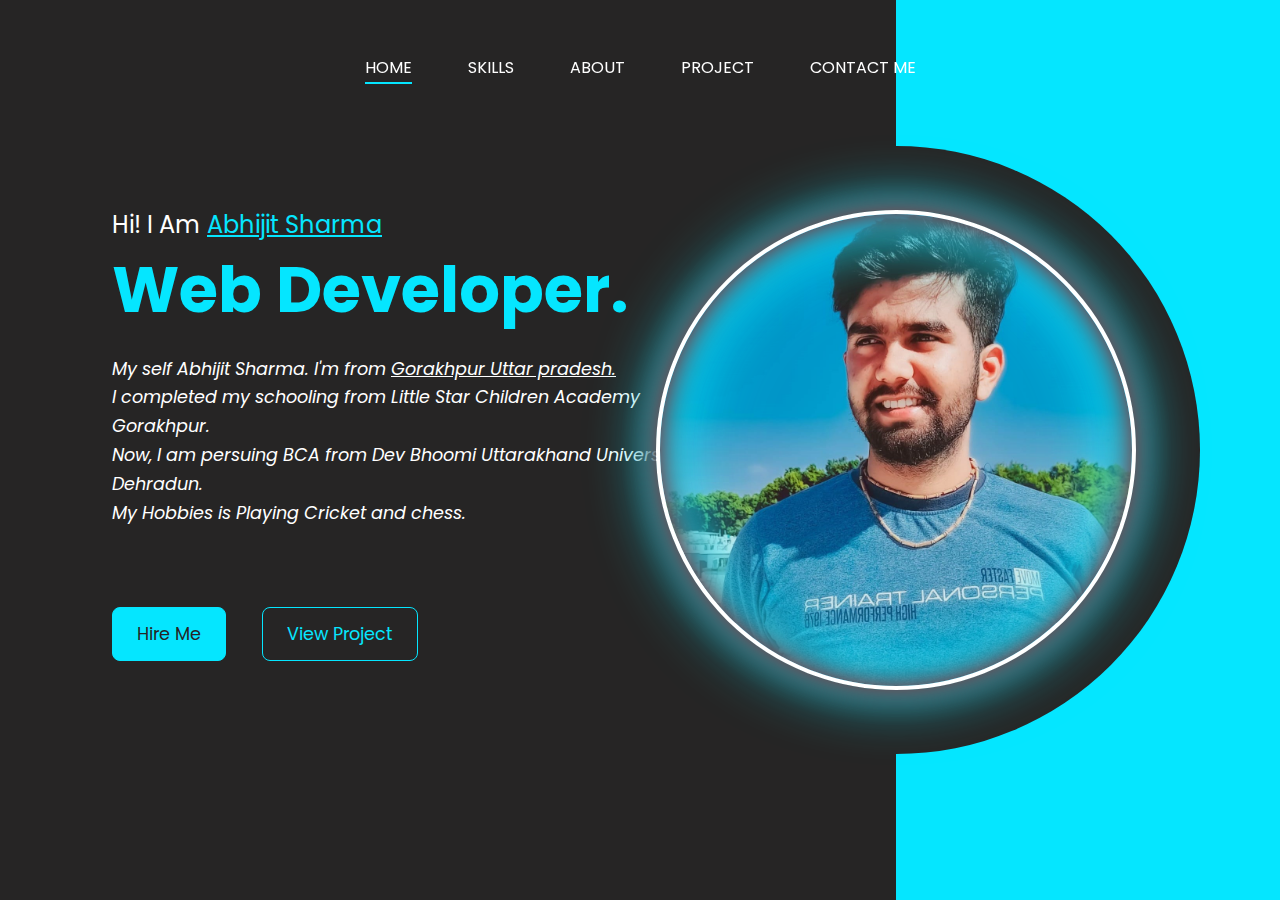
<file: Portfolio/index.html>
<!DOCTYPE html>
<html lang="en">

<head>
  <meta charset="UTF-8">
  <meta name="viewport" content="width=device-width, initial-scale=1.0">
  <title>Protfolio Website</title>
  <link rel="stylesheet" href="style.css">
  <link rel="stylesheet" href="https://cdnjs.cloudflare.com/ajax/libs/font-awesome/6.5.1/css/all.min.css"
    integrity="sha512-DTOQO9RWCH3ppGqcWaEA1BIZOC6xxalwEsw9c2QQeAIftl+Vegovlnee1c9QX4TctnWMn13TZye+giMm8e2LwA=="
    crossorigin="anonymous" referrerpolicy="no-referrer" />
</head>

<body>
  <nav>
  <div class="protfolio-container">

    <ul class="navlist">
      <li><a href="index.html" class="active">Home</a></li>
      <li><a href="skills.html">Skills</a></li>
      <li><a href="#">About</a></li>
      <li><a href="jjjj">Project</a></li>
      <li><a href="#">Contact Me</a></li>
    </ul>
   

    <div class="left-container">
      <div class="icon">
        <!-- <i class="fa-brands fa-facebook-f"></i> -->
        <a href="https://www.facebook.com/profile.php?id=100015290567484&mibextid=ZbWKwL"> <i class="fa-brands fa-facebook-f" ></i></a>
        <a href="https://www.linkedin.com/in/abhijit-sharma-7b14682a1?utm_source=share&utm_campaign=share_via&utm_content=profile&utm_medium=android_app"><i class="fa-brands fa-linkedin-in"></i></a>
        <a href="https://www.instagram.com/sharma_abhijit__45?igsh=MWJsazNoMjdzY2RpMg=="><i class="fa-brands fa-instagram"></i></a>
        <a href="https://github.com/Abhijitsharma1"><i class="fa-brands fa-github"></i></a>
      </div>

      <div class="content">

        <p class="intro">Hi! I Am <span><u>Abhijit Sharma</u></span></p>
        <h1>Web Developer.</h1>
        <p class="detail"><i>My self Abhijit Sharma. I'm from <u>Gorakhpur Uttar pradesh.</u> <br>I completed my schooling from Little Star Children Academy Gorakhpur. <br>Now, I am persuing BCA from Dev Bhoomi Uttarakhand University Dehradun.<br> My Hobbies is Playing Cricket and chess.</i> </p>

        <div class="btn-container">
          <button>Hire Me</button>
          <button>View Project</button>
        </div>

      </div>

      
    </div>
    <div class="right-container"></div>

    <div class="design">
      <div class="circle"></div>
      <div class="circle"></div>
    </div>

  </div>
</body>

</html>
</file>
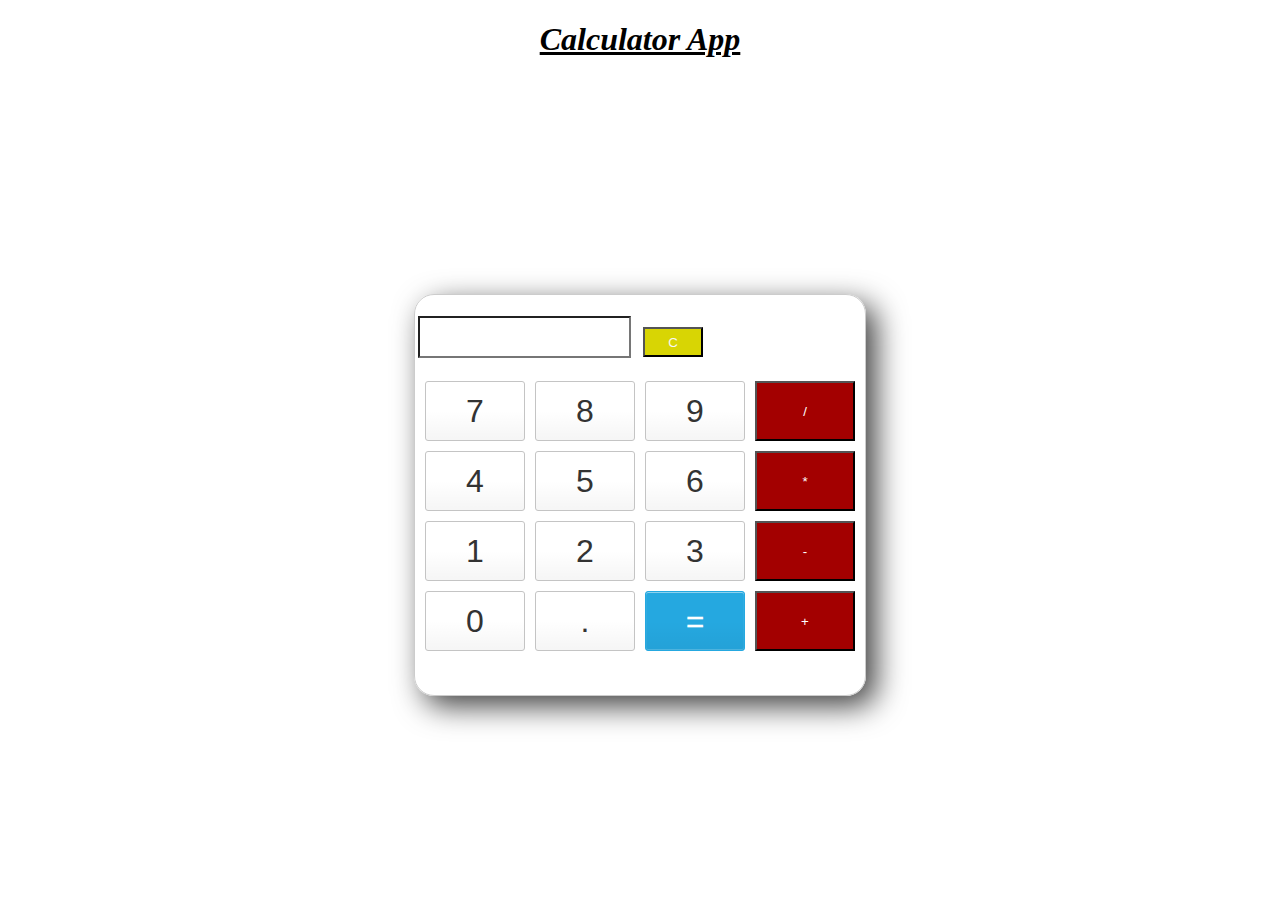
<file: Portfolio/jjjj/Calculator/index.html>
<!DOCTYPE html>
<html lang="en">
<head>
    <meta charset="UTF-8">
    <meta name="viewport" content="width=device-width, initial-scale=1.0">
    <title>Document</title>
    <link rel="stylesheet" href="style.css">
    
</head>
<body>

   <u><i> <h1 style="text-align:center">Calculator App</h1></i></u>

    <div class="container">

    <br>

    <table>

        <tr>

            <td colspan="3"><input type='text' id='result' class ='screen' style="text-align: right;"></td>

            <td>

                <input type='button' value = 'C' onclick="clearScreen()" class="clear"/>

            </td>

        </tr>

    </table>

    <div class="keys">

    <input type="button" value="7" class="button" onClick="display('7')"></input>

    <input type="button" value="8" class="button " onClick="display('8')"></input>

    <input type="button" value="9" class="button" onClick="display('9')"></input>

    <input type="button" value="/" class="operator" onClick="display('/')"></input>

    <input type="button" value="4" class="button" onClick="display('4')"></input>

    <input type="button" value="5" class="button" onClick="display('5')"></input>

    <input type="button" value="6" class="button" onClick="display('6')"></input>

    <input type="button" value="*" class="operator" onClick="display('*')"></input>

    <input type="button" value="1" class="button" onClick="display('1')"></input>

    <input type="button" value="2" class="button" onClick="display('2')"></input>

    <input type="button" value="3" class="button" onClick="display('3')"></input>

    <input type="button" value="-" class="operator" onClick="display('-')"></input>

    <input type="button" value="0" class="button" onClick="display('0')"></input>

    <input type="button" value="." class="button" onClick="display('.')"></input>

    <input type="button" value= "=" class="button equal-sign" onClick="solve()"></input>

    <input type="button" value="+" class="operator" onClick="display('+')"></input>

</div> 

</div>








    <script src="logic.js"></script>
</body>
</html>
</file>
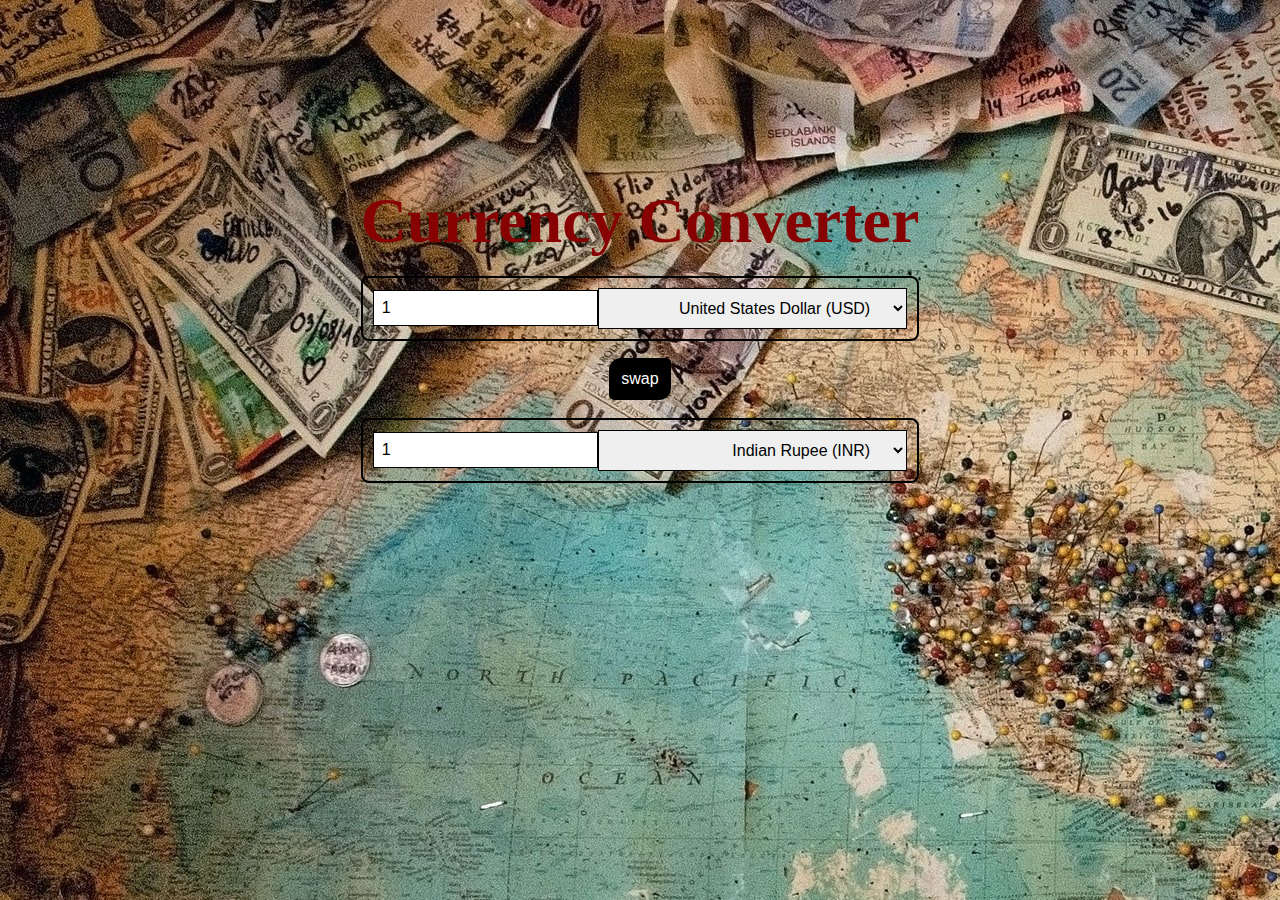
<file: Portfolio/jjjj/Currency Changer/index.html>
<!DOCTYPE html>
<html lang="en">

<head>
    <meta charset="UTF-8" />
    <meta name="viewport" content="width=device-width, initial-scale=1.0" />
    <link rel="stylesheet" href="style.css" />
    <title>Currency Converter</title>
</head>

<body>
    <div class="container">
        <h1>Currency Converter</h1>
        <div class="currency-section">
            <input type="number" placeholder="0" value="1" class="from-amount" id="from-amount" />
            <select class="from-currency" id="from-currency">
                <option value="AED">United Arab Emirates Dirham (AED)</option>
                <option value="AFN">Afghan Afghani (AFN)</option>
                <option value="ARS">Argentine Peso (ARS)</option>
                <option value="AUD">Australian Dollar (AUD)</option>
                <option value="BDT">Bangladeshi Taka (BDT)</option>
                <option value="BGN">Bulgarian Lev (BGN)</option>
                <option value="BRL">Brazilian Real (BRL)</option>
                <option value="BSD">Bahamian Dollar (BSD)</option>
                <option value="CAD">Canadian Dollar (CAD)</option>
                <option value="CHF">Swiss Franc (CHF)</option>
                <option value="CLP">Chilean Peso (CLP)</option>
                <option value="CNY">Chinese Yuan (CNY)</option>
                <option value="COP">Colombian Peso (COP)</option>
                <option value="CZK">Czech Koruna (CZK)</option>
                <option value="DKK">Danish Krone (DKK)</option>
                <option value="DOP">Dominican Peso (DOP)</option>
                <option value="EGP">Egyptian Pound (EGP)</option>
                <option value="EUR">Euro (EUR)</option>
                <option value="FJD">Fijian Dollar (FJD)</option>
                <option value="GBP">British Pound (GBP)</option>

                <option value="GTQ">Guatemalan Quetzal (GTQ)</option>
                <option value="HKD">Hong Kong Dollar (HKD)</option>
                <option value="HRK">Croatian Kuna (HRK)</option>
                <option value="HUF">Hungarian Forint (HUF)</option>
                <option value="IDR">Indonesian Rupiah (IDR)</option>
                <option value="ILS">Israeli New Shekel (ILS)</option>
                <option value="INR">Indian Rupee (INR)</option>
                <option value="ISK">Icelandic Krona (ISK)</option>
                <option value="JPY">Japanese Yen (JPY)</option>
                <option value="KRW">South Korean Won (KRW)</option>
                <option value="KZT">Kazakhstani Tenge (KZT)</option>
                <option value="MXN">Mexican Peso (MXN)</option>
                <option value="MYR">Malaysian Ringgit (MYR)</option>
                <option value="NOK">Norwegian Krone (NOK)</option>
                <option value="NPR">Nepalese Rupee (NPR)</option>
                <option value="NZD">New Zealand Dollar (NZD)</option>
                <option value="PAB">Panamanian Balboa (PAB)</option>
                <option value="PEN">Peruvian Nuevo Sol (PEN)</option>
                <option value="PHP">Philippine Peso (PHP)</option>
                <option value="PKR">Pakistani Rupee (PKR)</option>
                <option value="PLN">Polish Zloty (PLN)</option>
                <option value="PYG">Paraguayan Guarani (PYG)</option>
                <option value="RON">Romanian Leu (RON)</option>
                <option value="RUB">Russian Ruble (RUB)</option>
                <option value="SAR">Saudi Riyal (SAR)</option>
                <option value="LKR">Sri Lankan Rupee (LKR)</option>
                <option value="SEK">Swedish Krona (SEK)</option>
                <option value="SGD">Singapore Dollar (SGD)</option>
                <option value="THB">Thai Baht (THB)</option>
                <option value="TRY">Turkish Lira (TRY)</option>
                <option value="TWD">Taiwan New Dollar (TWD)</option>
                <option value="UAH">Ukrainian Hryvnia (UAH)</option>
                <option value="USD" selected>United States Dollar (USD)</option>
                <option value="UYU">Uruguayan Peso (UYU)</option>
                <option value="VND">Vietnamese Dong (VND)</option>
                <option value="ZAR">South African Rand (ZAR)</option>
            </select>
        </div>
        <button class="swap">swap</button>
        <div class="currency-section">
            <input type="number" placeholder="0" value="1" class="to-amount" id="to-amount" />
            <select class="to-currency" id="to-currency">
                <option value="AED">United Arab Emirates Dirham (AED)</option>
                <option value="AFN">Afghan Afghani (AFN)</option>
                <option value="ARS">Argentine Peso (ARS)</option>
                <option value="AUD">Australian Dollar (AUD)</option>
                <option value="BDT">Bangladeshi Taka (BDT)</option>
                <option value="BGN">Bulgarian Lev (BGN)</option>
                <option value="BRL">Brazilian Real (BRL)</option>
                <option value="BSD">Bahamian Dollar (BSD)</option>
                <option value="CAD">Canadian Dollar (CAD)</option>
                <option value="CHF">Swiss Franc (CHF)</option>
                <option value="CLP">Chilean Peso (CLP)</option>
                <option value="CNY">Chinese Yuan (CNY)</option>
                <option value="COP">Colombian Peso (COP)</option>
                <option value="CZK">Czech Koruna (CZK)</option>
                <option value="DKK">Danish Krone (DKK)</option>
                <option value="DOP">Dominican Peso (DOP)</option>
                <option value="EGP">Egyptian Pound (EGP)</option>
                <option value="EUR">Euro (EUR)</option>
                <option value="FJD">Fijian Dollar (FJD)</option>
                <option value="GBP">British Pound (GBP)</option>

                <option value="GTQ">Guatemalan Quetzal (GTQ)</option>
                <option value="HKD">Hong Kong Dollar (HKD)</option>
                <option value="HRK">Croatian Kuna (HRK)</option>
                <option value="HUF">Hungarian Forint (HUF)</option>
                <option value="IDR">Indonesian Rupiah (IDR)</option>
                <option value="ILS">Israeli New Shekel (ILS)</option>
                <option value="INR" selected>Indian Rupee (INR)</option>
                <option value="ISK">Icelandic Krona (ISK)</option>
                <option value="JPY">Japanese Yen (JPY)</option>
                <option value="KRW">South Korean Won (KRW)</option>
                <option value="KZT">Kazakhstani Tenge (KZT)</option>
                <option value="MXN">Mexican Peso (MXN)</option>
                <option value="MYR">Malaysian Ringgit (MYR)</option>
                <option value="NOK">Norwegian Krone (NOK)</option>
                <option value="NPR">Nepalese Rupee (NPR)</option>
                <option value="NZD">New Zealand Dollar (NZD)</option>
                <option value="PAB">Panamanian Balboa (PAB)</option>
                <option value="PEN">Peruvian Nuevo Sol (PEN)</option>
                <option value="PHP">Philippine Peso (PHP)</option>
                <option value="PKR">Pakistani Rupee (PKR)</option>
                <option value="PLN">Polish Zloty (PLN)</option>
                <option value="PYG">Paraguayan Guarani (PYG)</option>
                <option value="RON">Romanian Leu (RON)</option>
                <option value="RUB">Russian Ruble (RUB)</option>
                <option value="SAR">Saudi Riyal (SAR)</option>
                <option value="LKR">Sri Lankan Rupee (LKR)</option>
                <option value="SEK">Swedish Krona (SEK)</option>
                <option value="SGD">Singapore Dollar (SGD)</option>
                <option value="THB">Thai Baht (THB)</option>
                <option value="TRY">Turkish Lira (TRY)</option>
                <option value="TWD">Taiwan New Dollar (TWD)</option>
                <option value="UAH">Ukrainian Hryvnia (UAH)</option>
                <option value="USD">United States Dollar (USD)</option>
                <option value="UYU">Uruguayan Peso (UYU)</option>
                <option value="VND">Vietnamese Dong (VND)</option>
                <option value="ZAR">South African Rand (ZAR)</option>
            </select>
        </div>

        <div class="rate-container"></div>
    </div>

    <script src="script.js"></script>
</body>

</html>
</file>
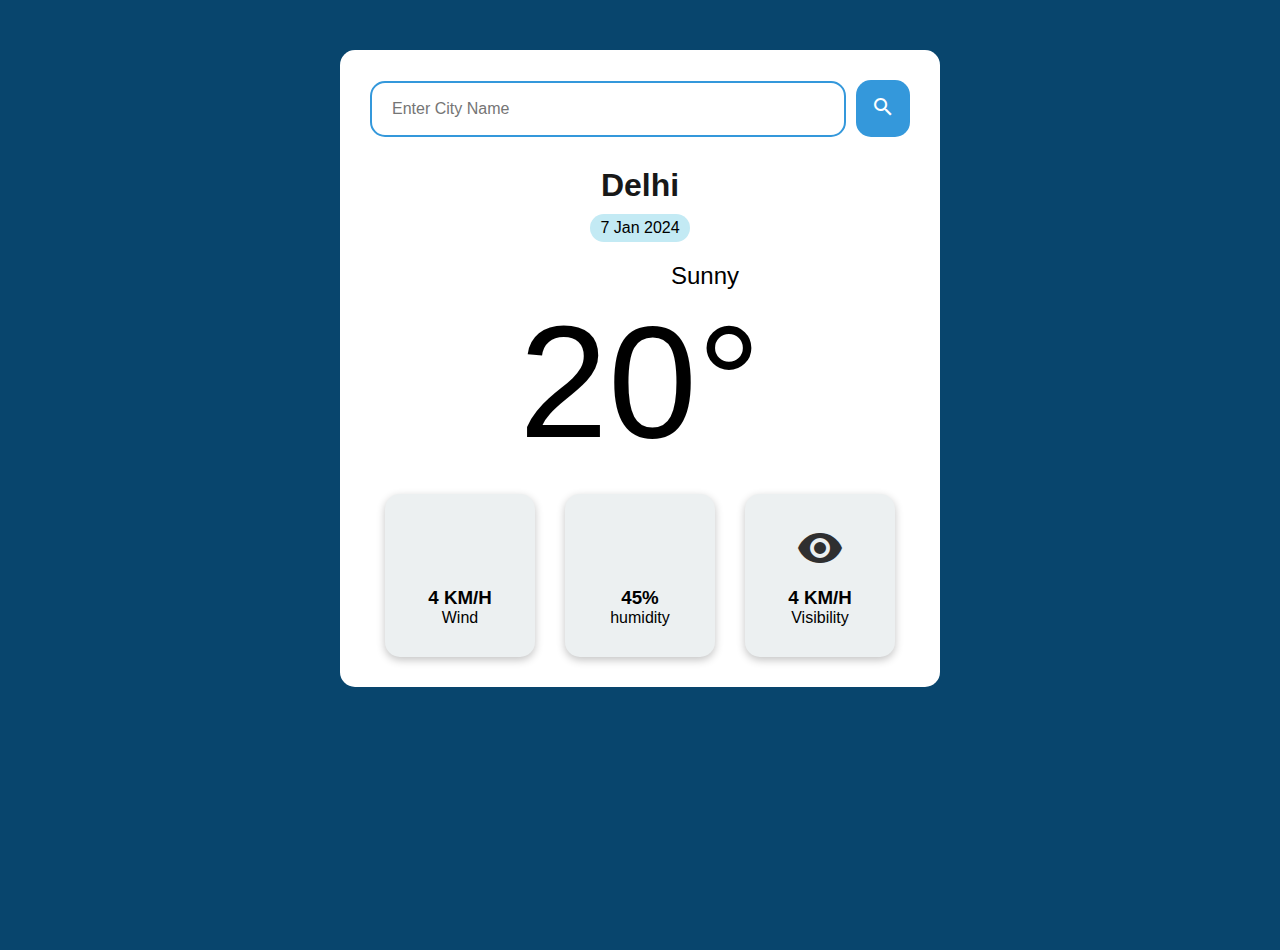
<file: Portfolio/jjjj/weather report/index.html>
<!DOCTYPE html>
<html lang="en">
    <head>
        <meta charset="UTF-8" />
        <meta name="viewport" content="width=device-width, initial-scale=1.0" />
        <link
            rel="stylesheet"
            href="https://fonts.googleapis.com/icon?family=Material+Icons"
        />
        <title>Weather App</title>
        <link rel="stylesheet" href="style.css" />
    </head>
    <body>
        <div class="weather-app">
            <form class="search-form" action="">
                <input
                    class="city-input"
                    type="text"
                    placeholder="Enter City Name"
                />
                <button class="search-btn" type="submit">
                    <i class="material-icons">search</i>
                </button>
            </form>
            <div class="city-date-section">
                <h2 class="city">Delhi</h2>
                <p class="date">7 Jan 2024</p>
            </div>
            <div class="temperature-info">
                <div class="description">
                    <i class="material-icons">sunny</i>
                    <span class="description-text">Sunny</span>
                </div>
                <div class="temp">20°</div>
            </div>
            <div class="additional-info">
                <div class="wind-info">
                    <i class="material-icons">air</i>
                    <div>
                        <h3 class="wind-speed">4 KM/H</h3>
                        <p class="wind-label">Wind</p>
                    </div>
                </div>
                <div class="humidity-info">
                    <i class="material-icons">water_drop</i>
                    <div>
                        <h3 class="humidity">45%</h3>
                        <p class="humidity-label">humidity</p>
                    </div>
                </div>
                <div class="visibility-info">
                    <i class="material-icons">visibility</i>
                    <div>
                        <h3 class="visibility-distance">4 KM/H</h3>
                        <p class="visibility">Visibility</p>
                    </div>
                </div>
            </div>
        </div>

        <script src="script.js"></script>
    </body>
</html>
</file>
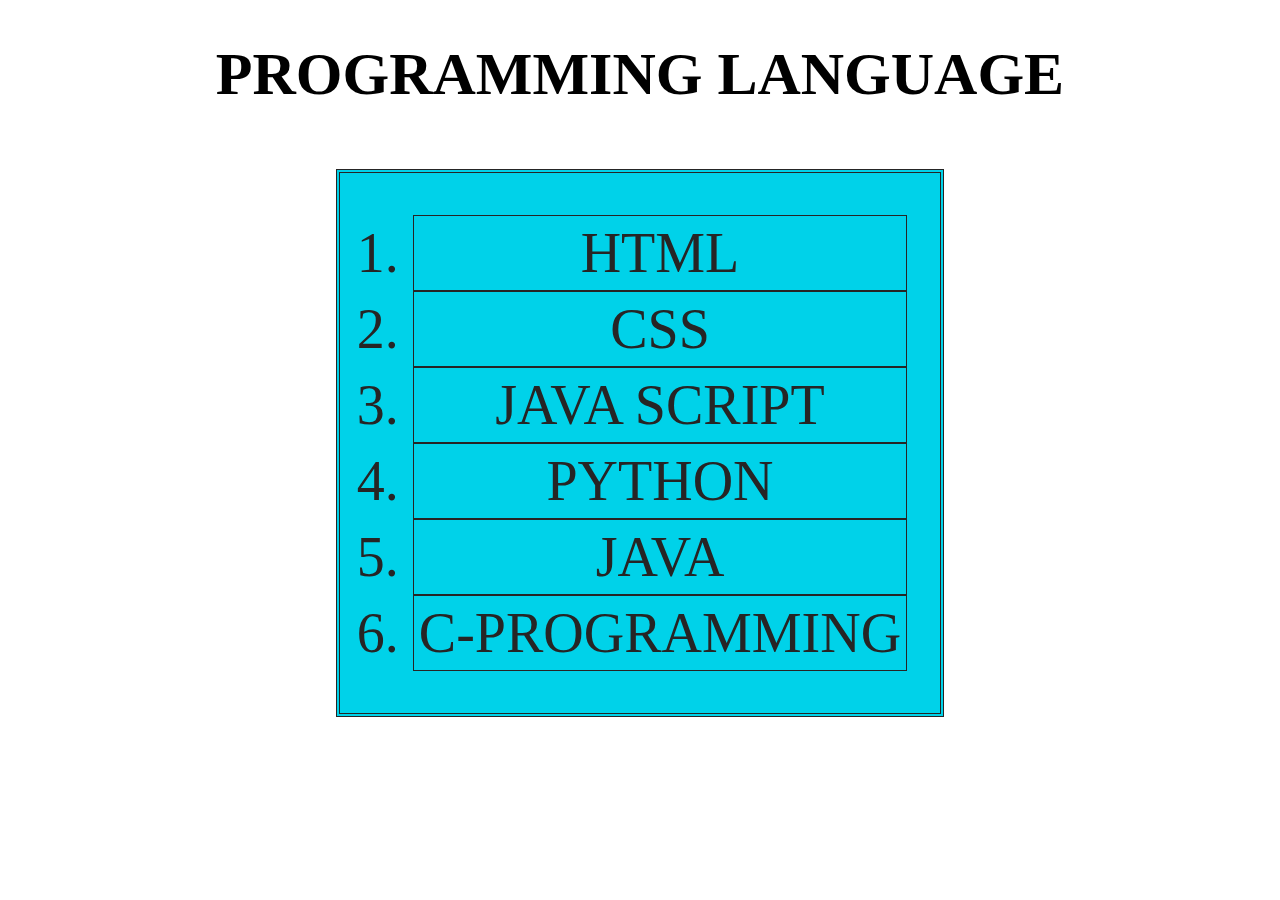
<file: Portfolio/skills.html>
<!DOCTYPE html>
<html lang="en">
<head>
    <meta charset="UTF-8">
    <meta name="viewport" content="width=device-width, initial-scale=1.0">
    <title>Document</title>
    <link rel="stylesheet" href="skills.css">
</head>
<body>
    <h1>PROGRAMMING LANGUAGE</h1>
    <div class="container">
        <ol>
            <li>HTML</li>
            <li>CSS</li>
            <li>JAVA SCRIPT</li>
            <li>PYTHON</li>
            <li>JAVA</li>
            <li>C-PROGRAMMING</li>
    
        </ol>
    </div>
</body>
</html>
</file>
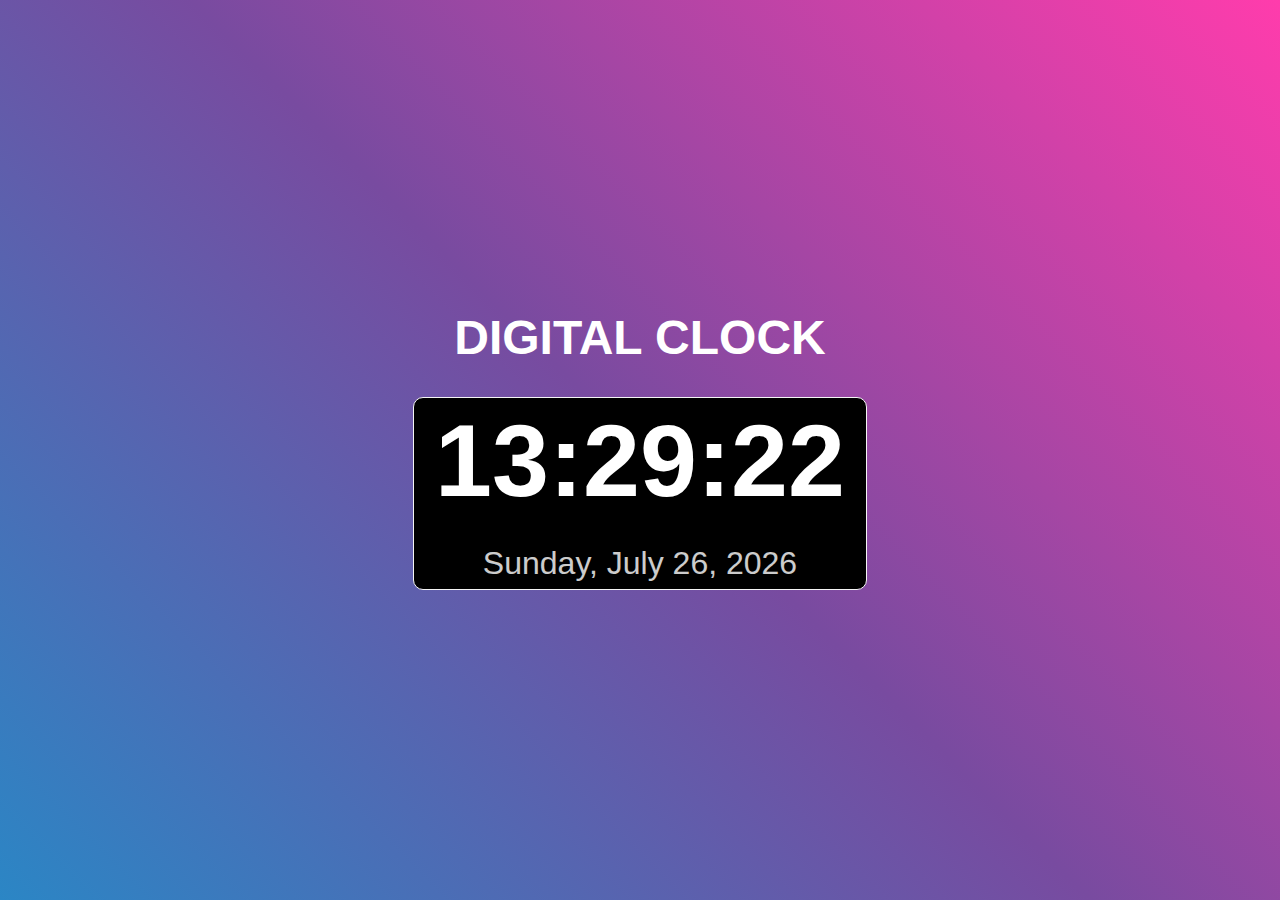
<file: Portfolio/jjjj/Digital Clock/index (1).html>
<!DOCTYPE html>
<html lang="en">
    <head>
        <meta charset="UTF-8" />
        <meta name="viewport" content="width=device-width, initial-scale=1.0" />
        <title>Digital Clock</title>
        <link rel="stylesheet" href="style.css" />
    </head>
    <body>
        <h1>Digital Clock</h1>
        <div class="clock">
            <div class="time">time</div>
            <div class="date">date</div>
        </div>
        <script src="script.js"></script>
    </body>
</html>
</file>
<file: Portfolio/style.css>
@import url('https://fonts.googleapis.com/css2?family=Poppins:wght@500&display=swap');

*{
    margin: 0;
    padding: 0;
    box-sizing: border-box;
    font-family: 'Poppins', sans-serif;
}

.protfolio-container{
    min-height: 100vh;
    width: 100%;
    display: flex;
}

.navlist{
   display: flex;
    gap: 3.5rem;

    height: 15vh;
    width: 100%;
    justify-content: center;
    align-items: center;
    position: fixed;
}

.navlist li{
    list-style: none;
}


.navlist li a {
    text-decoration: none;
    text-transform: uppercase;
    font-size: 1rem;
    color: #fff;
    position: relative;
}


.left-container, .right-container{
    height: 100vh;
    display: flex;
    align-items: center;
}


.left-container{
    background: #262525;
    width: 70%;
    padding-left: 3rem;
    


}

.right-container{
    background: #05e6ff;
    width: 30%;

}

.icon .fa-brands{
    color: #bbb;
    font-size: 1.9rem;
}

.icon{
    display: flex;
    flex-direction: column;
    justify-content: center;
    align-items: center; 
    gap: 3rem;
}

.content{
    margin-left: 4rem;
}

.content .intro{
    font-size: 1.5rem;
    color: #fff; 
}

.content .intro span{
    color:#05e6ff;
}

.content h1{
    font-size: 4rem;
    color: #05e6ff;
}


.content .detail{
    font-size: 1.1rem;
    color: #fff;
    max-width: 38rem;
    margin: 1.1rem 0 3rem 0;
    line-height: 1.8rem;
}


.btn-container button{
    border: .1rem solid #05e6ff;
    font-size: 1.1rem;
    padding: .8rem 1.5rem;
    border-radius: .5rem;
    cursor: pointer;
    transform: .5s ease;

}

button:nth-child(1){
    background-color: #05e6ff;
    color: #262525;
}


button:nth-child(2){
    background-color: transparent;
    color: #05e6ff;
    margin: 2rem;
}

button:nth-child(1):hover{
    background: transparent;
    color: #05e6ff;
}

button:nth-child(2):hover{
    background: #05e6ff;
    color:#262525 ;
}

.icon .fa-brands:hover{
    cursor: pointer;
    background: linear-gradient(#ffffff, #00d2e9);
    -webkit-background-clip:text ;
    -webkit-text-fill-color:transparent;
}

.design .circle{
    aspect-ratio: 1;
    position: absolute;
    border-radius: 50%;
    top: 50%;
    left: 70%;
    transform: translate(-50%, -50%);
}

.circle:nth-child(1){
    background: linear-gradient(90deg, transparent 50%, #262525 50%);
    width: 38rem;
}

.circle:nth-child(2){
    background-image: url('abhijit.jpg');
    background-size: 100%;
    background-position: 50%;
    width: 30rem;
    background-repeat: no-repeat;
    border: .3rem solid #ffffff;
    box-shadow: 0 0 2rem #a30000,
    inset 0 0 2rem #a30000,
    0 0 2rem  #05e6ff,
    inset 0 0 4rem #05e6ff,
    0 0 4rem #05e6ff,
    inset 0 0 6rem #05e6ff;
}

.navlist li a::after, .navlist .active::after{
    content: "";
    position: absolute;
    background: #fff;
    width: 100%;
    height: .1rem;
    left: 0;
    bottom: -5px;
    transform: scaleX(0);
    transform-origin: bottom right;
    transition: transform .3s;
}

.navlist li a:hover::after, .navlist .active::after{
    transform: scale(1);
    transform-origin: bottom left;
    background-color: #05e6ff;
 

}

.navlist li a:hover{
    color: #05e6ff;

}
</file>
<file: Portfolio/jjjj/Calculator/style.css>
.container {

    border: 1px solid #cccccc;

    box-shadow: 10px 10px 30px 0px rgba(0,0,0,0.75);

    border-radius: 20px;

    position: absolute;

    top: 55%;

    left: 50%;

    transform: translate(-50%, -50%);

    width: 450px;

    height: 400px;

}

.keys {

    display: grid;

    grid-template-columns: repeat(4, 1fr);

    grid-gap: 10px;

    padding: 10px;

    margin:auto;

}

.button {

    height: 60px;

    padding: 5px;

    background-color: #fff;

    border-radius: 3px;

    border: 1px solid #c4c4c4;

    background-color: transparent;

    font-size: 2rem;

    color: #333;

    background-image: linear-gradient(to bottom, transparent, transparent 50%, rgba(0,0,0,.04));

    box-shadow: inset 0 0 0 1px rgba(255,255,255,.05), inset 0 1px 0 0 rgba(255,255,255,.45), inset 0 -1px 0 0 rgba(255,255,255,.15), 0 1px 0 0 rgba(255,255,255,.15);

    text-shadow: 0 1px rgba(255,255,255,.4);

}

.button:hover {

    background-color: #eaeaea;

}

.operator {

    color: #fff;

    background-color: #a30000;

}

.clear {

    background-color: #d8d504;

    border-color: #000000;


    color: #f7f7f7;

    width: 60px;

    height: 30px;  

}

.clear:hover {

    background-color: #ff0008;

}

.equal-sign {

    background-color: #25a8e0;

    border-color: #25a8e0;

    color: #fff;

}

.equal-sign:hover {

    background-color: #4e9ed4;

}

.screen{

    background-color:rgb(255, 255, 255);

    justify-content: left;

    color: black;

    font-size: medium;

    width: 50%;

    height: 30%;

    cursor: default;

    padding: 10px; 

    padding-left: 40%;

    margin: auto;

    margin-bottom: 10px;

}
</file>
<file: Portfolio/jjjj/Currency Changer/style.css>
* {
    margin: 0;
    padding: 0;
    box-sizing: border-box;
}

body {
    background-image: url(world-travel-map.jpg);
}

.container {
    /* background-color: #fff; */
    background-image: url(https://www.germanwatch.org/sites/default/files/styles/conflux_3xl/public/images/Titelbild-Finanzierung.jpg?itok=VC0ufKCo);
    margin: 180px auto;
    width: 700px;
    padding: 4px 1px;
    border-radius: 15px;
    display: flex;
    flex-direction: column;
    gap: 1.1rem;
    justify-content: center;
    align-items: center;
}

.container h1 {
    font-size: 4rem;
    color: rgb(135, 2, 2);
    
}

.currency-section {
    padding: 10px;
    width: 80%;
    border: 2px solid #000000;
    border-radius: 8px;
    display: flex;
    justify-content: space-between;
    align-items: center;
}

.currency-section input {
    border: none;
    padding: 8px;
    outline: none;
    font-size: 1rem;
    border: 1px solid #000000;
}

.currency-section select {
    border: 1px solid #000000;
    outline: none;
    padding: 10px 20px 10px 10px;
    font-size: 1rem;
    text-align: right;
}

.swap {
    padding: 10px;
    color: white;
    border-radius: 12px 5px;
    border: 2px solid #000000;
    background-color: #000000;
    font-size: 1rem;
}

.rate-container p {
    text-align: center;
    margin-bottom: 10px;
    font-size: 1rem;
}

.rate-container h2 {
    text-align: center;
    font-weight: bold;
    font-size: 1.5rem;
    margin-top: 10px;
}

.h1 {
    background-color: #ccc;
}
</file>
<file: Portfolio/jjjj/weather report/style.css>
* {
    margin: 0;
    padding: 0;
    box-sizing: border-box;
}

body {
    background-color: hsl(204, 86%, 23%);
    font-family: Arial, Helvetica, sans-serif;
    height: 100vh;
}

.weather-app {
    background-color: white;
    max-width: 600px;
    margin: 50px auto;
    padding: 30px;
    border-radius: 15px;
}

.search-form {
    display: flex;
    align-items: center;
}

input[type="text"] {
    flex: 1;
    padding: 20px;
    border: 2px solid #3498db;
    border-radius: 15px;
    font-size: 1rem;
    height: 3.5rem;
}

.search-btn {
    background-color: #3498db;
    border: none;
    padding: 15px;
    border-radius: 15px;
    cursor: pointer;
    color: white;
    margin-left: 10px;
    transition: backgroung-color 0.3s ease;
}

.search-btn:hover {
    background-color: #2980b9;
}

.city-date-section {
    margin-top: 30px;
    display: flex;
    align-items: center;
    justify-content: center;
    flex-direction: column;
    gap: 10px;
}

.city-date-section .city {
    font-size: 2rem;
    opacity: 0.9;
}

.city-date-section .date {
    background-color: #c3eaf4;
    padding: 5px 10px;
    border-radius: 15px;
}

.temperature-info {
    margin-top: 20px;
    display: flex;
    align-items: center;
    justify-content: center;
    flex-direction: column;
}

.temperature-info .temp {
    font-size: 10rem;
}

.temperature-info .description {
    display: flex;
    align-items: center;
    justify-content: center;
    gap: 10px;
}

.temperature-info .description i {
    font-size: 1.5rem;
    opacity: 0.8;
}

.temperature-info .description span {
    font-size: 1.5rem;
}

.additional-info {
    margin-top: 20px;
    display: flex;
    justify-content: space-around;
}

.wind-info,
.humidity-info,
.visibility-info {
    background-color: #ecf0f1;
    width: 150px;
    display: flex;
    align-items: center;
    justify-content: center;
    flex-direction: column;
    gap: 15px;
    border-radius: 15px;
    padding: 30px 20px;
    box-shadow: rgba(0, 0, 0, 0.24) 0px 3px 8px;
}

.additional-info .material-icons {
    font-size: 3rem;
    opacity: 0.8;
}

.wind-info div,
.humidity-info div,
.visibility-info div {
    text-align: center;
}
</file>
<file: Portfolio/skills.css>
body{
    text-align: center;
    font-size: 30px;
    padding: -1rem;
    /* margin-top: 100px; */
    /* background: rgb(151, 197, 217);  */
    
} 

li{
    font-size: 3.5rem;
    color: #262525;
    border: solid .08rem;
    padding:5px;
    margin: -0.001;
    /* margin: ; */

    
}

.container{
    margin: auto;
    margin-top:60px;
    width: 600px;
    height: 540px;
    display: flex;
    justify-content: center;
    align-items: center;
    background:#00d2e9;
    border: double 0.3rem #262525;
}

.h1{
    
}
</file>
<file: Portfolio/jjjj/Digital Clock/style.css>
* {
    margin: 0;
    padding: 0;
}

body {
    font-family: Arial, Helvetica, sans-serif;
    background: linear-gradient(225deg, #ff3cac 0%, #784ba0 50%, #2b86c5 100%);
    height: 100vh;
    display: flex;
    justify-content: center;
    align-items: center;
    flex-direction: column;
    gap: 2rem;
}

h1 {
    color: white;
    font-size: 3rem;
    text-transform: uppercase;
}

.clock {
    width: 35vw;
    padding: 0.1rem;
    background-color: #000000;
    color: white;
    border: 1px solid whitesmoke;
    border-radius: 10px;
    display: flex;
    align-items: center;
    justify-content: center;
    flex-direction: column;
    gap: 1rem;
}

.time {
    font-size: 8vw;
    font-weight: bold;
    color: #ffffff;
    line-height: 1.2;
    padding:;
}

.date {
    font-size: 2rem;
    opacity: 0.8;
    line-height: 1.5;
}
</file>
